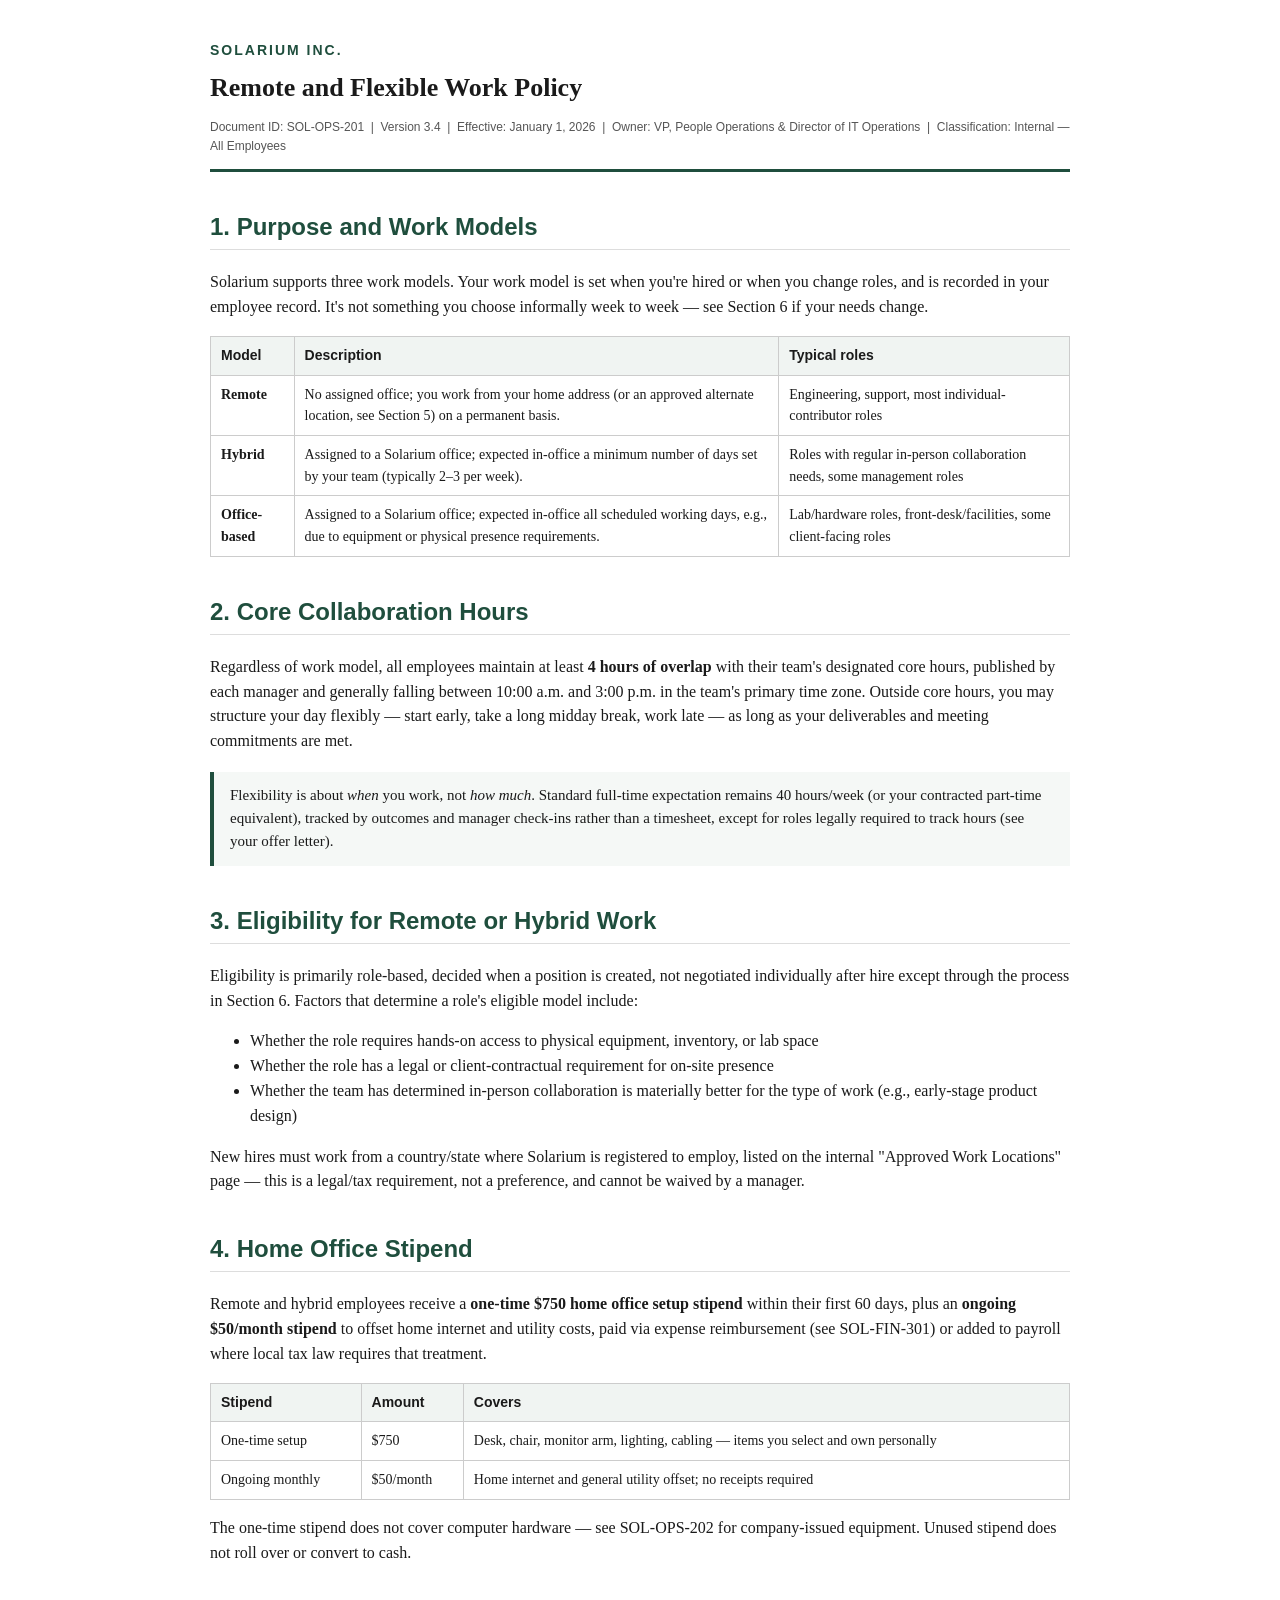
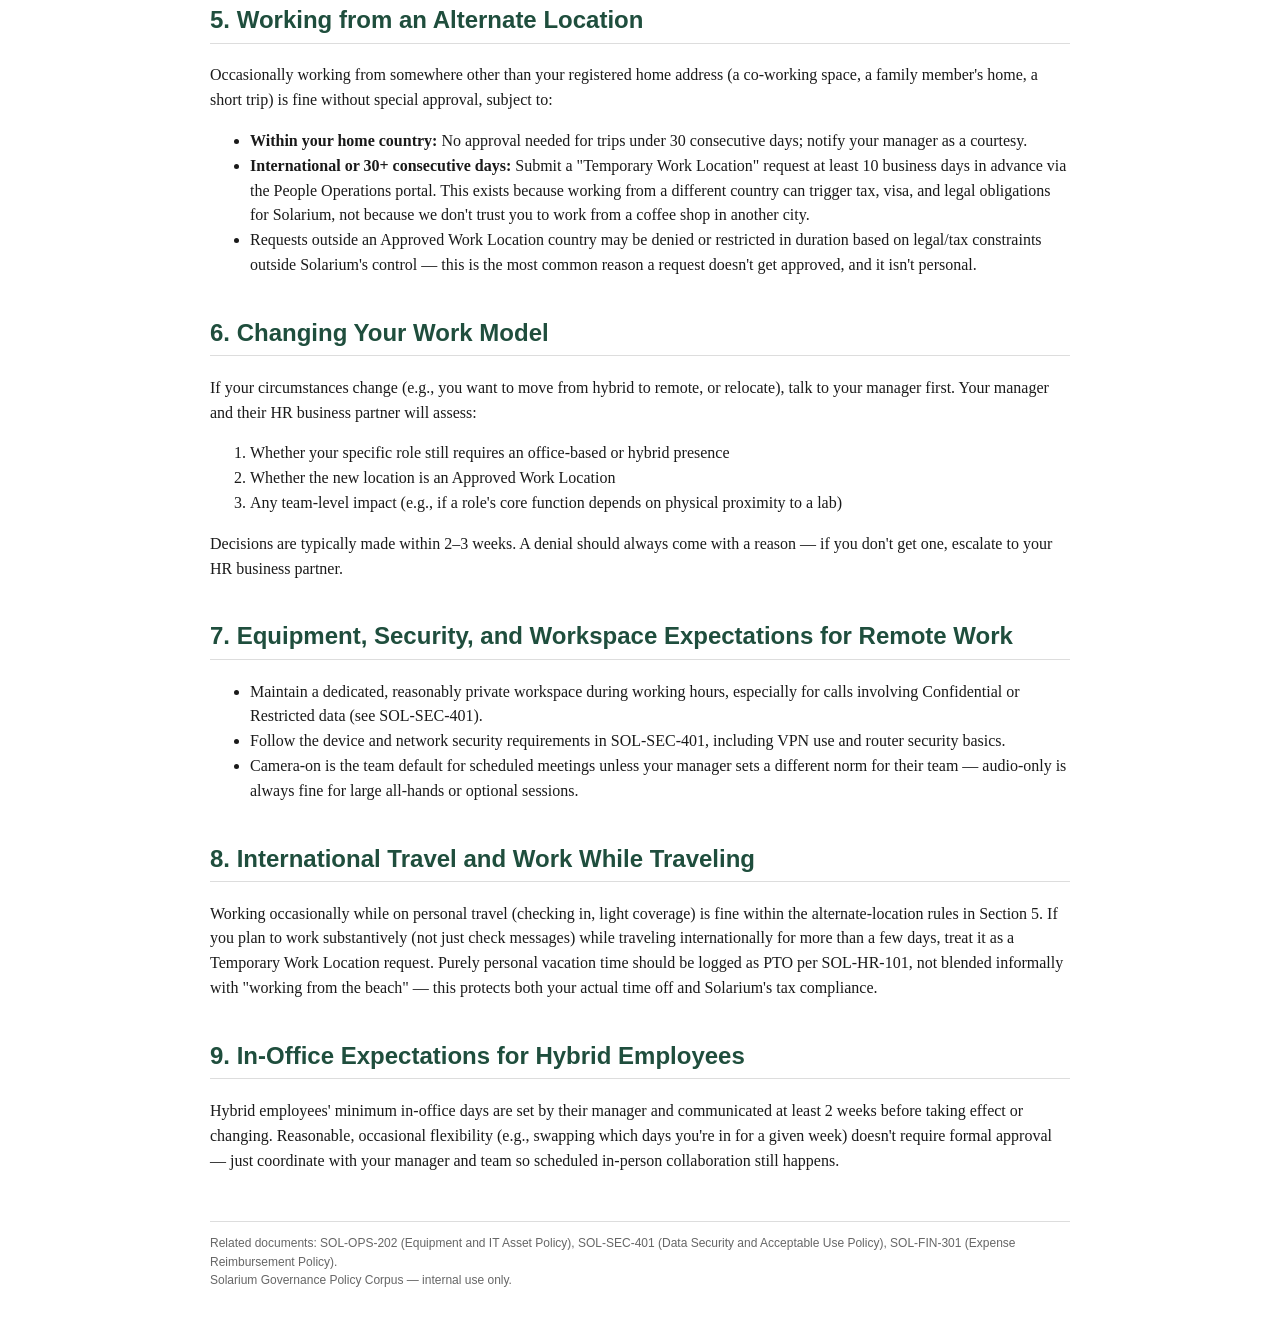
<file: policy_corpus/03-Remote-and-Flexible-Work-Policy.html>
<!DOCTYPE html>
<html lang="en">
<head>
<meta charset="UTF-8">
<title>SOL-OPS-201 — Remote and Flexible Work Policy</title>
<style>
  body { font-family: Georgia, 'Times New Roman', serif; max-width: 860px; margin: 40px auto; padding: 0 24px; color: #1a1a1a; line-height: 1.55; }
  header.doc-header { border-bottom: 3px solid #1f4e3d; padding-bottom: 14px; margin-bottom: 28px; }
  header.doc-header .company { font-family: Arial, sans-serif; font-weight: 700; letter-spacing: 2px; color: #1f4e3d; font-size: 14px; }
  header.doc-header h1 { font-size: 26px; margin: 6px 0 10px; }
  header.doc-header .meta { font-family: Arial, sans-serif; font-size: 12px; color: #555; }
  h2 { font-family: Arial, sans-serif; color: #1f4e3d; border-bottom: 1px solid #ddd; padding-bottom: 4px; margin-top: 36px; }
  h3 { font-family: Arial, sans-serif; color: #2c2c2c; margin-top: 22px; }
  table { border-collapse: collapse; width: 100%; margin: 14px 0; font-size: 14px; }
  th, td { border: 1px solid #ccc; padding: 8px 10px; text-align: left; vertical-align: top; }
  th { background: #f0f4f2; font-family: Arial, sans-serif; }
  .callout { background: #f5f8f6; border-left: 4px solid #1f4e3d; padding: 12px 16px; margin: 18px 0; font-size: 15px; }
  .footer { margin-top: 48px; border-top: 1px solid #ddd; padding-top: 12px; font-size: 12px; color: #666; font-family: Arial, sans-serif; }
  code { background: #f0f0f0; padding: 1px 5px; border-radius: 3px; font-size: 13px; }
</style>
</head>
<body>

<header class="doc-header">
  <div class="company">SOLARIUM INC.</div>
  <h1>Remote and Flexible Work Policy</h1>
  <div class="meta">Document ID: SOL-OPS-201 &nbsp;|&nbsp; Version 3.4 &nbsp;|&nbsp; Effective: January 1, 2026 &nbsp;|&nbsp; Owner: VP, People Operations &amp; Director of IT Operations &nbsp;|&nbsp; Classification: Internal — All Employees</div>
</header>

<h2>1. Purpose and Work Models</h2>
<p>Solarium supports three work models. Your work model is set when you're hired or when you change roles, and is recorded in your employee record. It's not something you choose informally week to week — see Section 6 if your needs change.</p>
<table>
<tr><th>Model</th><th>Description</th><th>Typical roles</th></tr>
<tr><td><strong>Remote</strong></td><td>No assigned office; you work from your home address (or an approved alternate location, see Section 5) on a permanent basis.</td><td>Engineering, support, most individual-contributor roles</td></tr>
<tr><td><strong>Hybrid</strong></td><td>Assigned to a Solarium office; expected in-office a minimum number of days set by your team (typically 2–3 per week).</td><td>Roles with regular in-person collaboration needs, some management roles</td></tr>
<tr><td><strong>Office-based</strong></td><td>Assigned to a Solarium office; expected in-office all scheduled working days, e.g., due to equipment or physical presence requirements.</td><td>Lab/hardware roles, front-desk/facilities, some client-facing roles</td></tr>
</table>

<h2>2. Core Collaboration Hours</h2>
<p>Regardless of work model, all employees maintain at least <strong>4 hours of overlap</strong> with their team's designated core hours, published by each manager and generally falling between 10:00 a.m. and 3:00 p.m. in the team's primary time zone. Outside core hours, you may structure your day flexibly — start early, take a long midday break, work late — as long as your deliverables and meeting commitments are met.</p>
<div class="callout">Flexibility is about <em>when</em> you work, not <em>how much</em>. Standard full-time expectation remains 40 hours/week (or your contracted part-time equivalent), tracked by outcomes and manager check-ins rather than a timesheet, except for roles legally required to track hours (see your offer letter).</div>

<h2>3. Eligibility for Remote or Hybrid Work</h2>
<p>Eligibility is primarily role-based, decided when a position is created, not negotiated individually after hire except through the process in Section 6. Factors that determine a role's eligible model include:</p>
<ul>
  <li>Whether the role requires hands-on access to physical equipment, inventory, or lab space</li>
  <li>Whether the role has a legal or client-contractual requirement for on-site presence</li>
  <li>Whether the team has determined in-person collaboration is materially better for the type of work (e.g., early-stage product design)</li>
</ul>
<p>New hires must work from a country/state where Solarium is registered to employ, listed on the internal "Approved Work Locations" page — this is a legal/tax requirement, not a preference, and cannot be waived by a manager.</p>

<h2>4. Home Office Stipend</h2>
<p>Remote and hybrid employees receive a <strong>one-time $750 home office setup stipend</strong> within their first 60 days, plus an <strong>ongoing $50/month stipend</strong> to offset home internet and utility costs, paid via expense reimbursement (see SOL-FIN-301) or added to payroll where local tax law requires that treatment.</p>
<table>
<tr><th>Stipend</th><th>Amount</th><th>Covers</th></tr>
<tr><td>One-time setup</td><td>$750</td><td>Desk, chair, monitor arm, lighting, cabling — items you select and own personally</td></tr>
<tr><td>Ongoing monthly</td><td>$50/month</td><td>Home internet and general utility offset; no receipts required</td></tr>
</table>
<p>The one-time stipend does not cover computer hardware — see SOL-OPS-202 for company-issued equipment. Unused stipend does not roll over or convert to cash.</p>

<h2>5. Working from an Alternate Location</h2>
<p>Occasionally working from somewhere other than your registered home address (a co-working space, a family member's home, a short trip) is fine without special approval, subject to:</p>
<ul>
  <li><strong>Within your home country:</strong> No approval needed for trips under 30 consecutive days; notify your manager as a courtesy.</li>
  <li><strong>International or 30+ consecutive days:</strong> Submit a "Temporary Work Location" request at least 10 business days in advance via the People Operations portal. This exists because working from a different country can trigger tax, visa, and legal obligations for Solarium, not because we don't trust you to work from a coffee shop in another city.</li>
  <li>Requests outside an Approved Work Location country may be denied or restricted in duration based on legal/tax constraints outside Solarium's control — this is the most common reason a request doesn't get approved, and it isn't personal.</li>
</ul>

<h2>6. Changing Your Work Model</h2>
<p>If your circumstances change (e.g., you want to move from hybrid to remote, or relocate), talk to your manager first. Your manager and their HR business partner will assess:</p>
<ol>
  <li>Whether your specific role still requires an office-based or hybrid presence</li>
  <li>Whether the new location is an Approved Work Location</li>
  <li>Any team-level impact (e.g., if a role's core function depends on physical proximity to a lab)</li>
</ol>
<p>Decisions are typically made within 2–3 weeks. A denial should always come with a reason — if you don't get one, escalate to your HR business partner.</p>

<h2>7. Equipment, Security, and Workspace Expectations for Remote Work</h2>
<ul>
  <li>Maintain a dedicated, reasonably private workspace during working hours, especially for calls involving Confidential or Restricted data (see SOL-SEC-401).</li>
  <li>Follow the device and network security requirements in SOL-SEC-401, including VPN use and router security basics.</li>
  <li>Camera-on is the team default for scheduled meetings unless your manager sets a different norm for their team — audio-only is always fine for large all-hands or optional sessions.</li>
</ul>

<h2>8. International Travel and Work While Traveling</h2>
<p>Working occasionally while on personal travel (checking in, light coverage) is fine within the alternate-location rules in Section 5. If you plan to work substantively (not just check messages) while traveling internationally for more than a few days, treat it as a Temporary Work Location request. Purely personal vacation time should be logged as PTO per SOL-HR-101, not blended informally with "working from the beach" — this protects both your actual time off and Solarium's tax compliance.</p>

<h2>9. In-Office Expectations for Hybrid Employees</h2>
<p>Hybrid employees' minimum in-office days are set by their manager and communicated at least 2 weeks before taking effect or changing. Reasonable, occasional flexibility (e.g., swapping which days you're in for a given week) doesn't require formal approval — just coordinate with your manager and team so scheduled in-person collaboration still happens.</p>

<div class="footer">
  Related documents: SOL-OPS-202 (Equipment and IT Asset Policy), SOL-SEC-401 (Data Security and Acceptable Use Policy), SOL-FIN-301 (Expense Reimbursement Policy).<br>
  Solarium Governance Policy Corpus — internal use only.
</div>

</body>
</html>
</file>
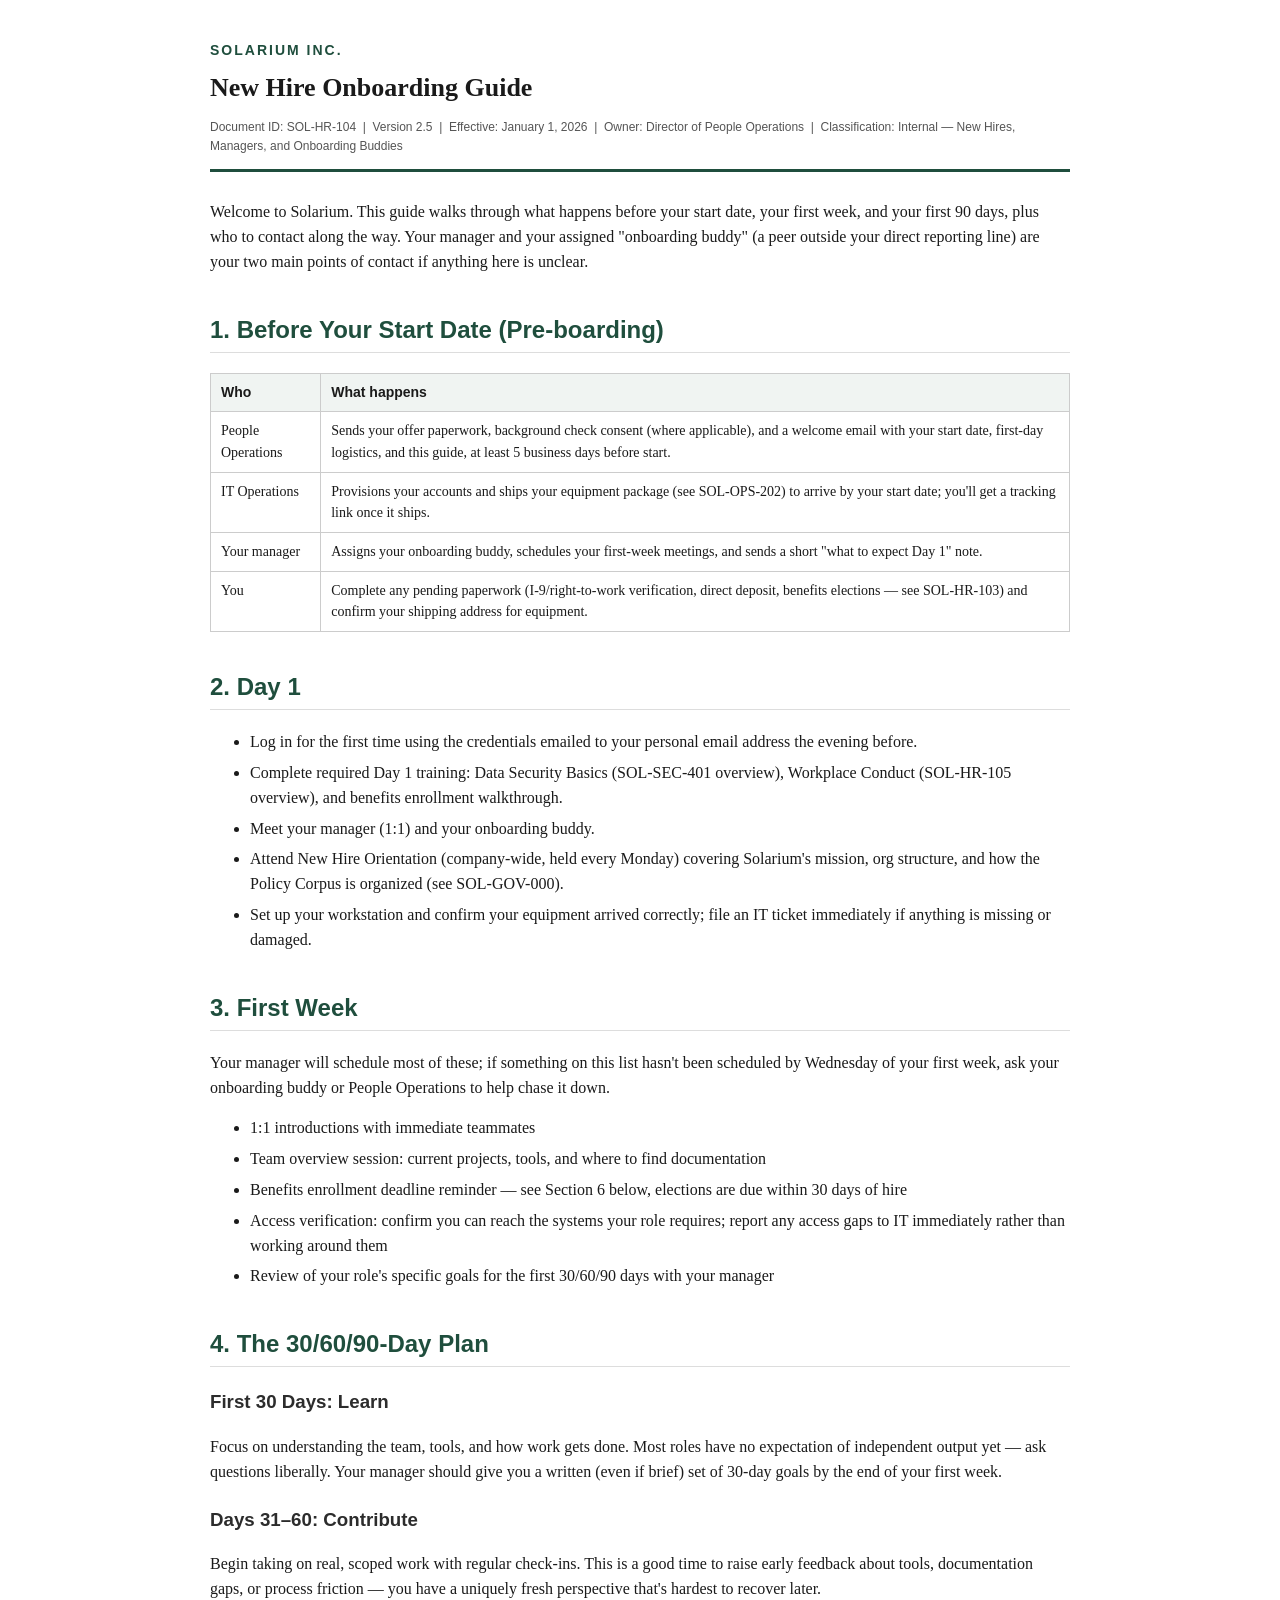
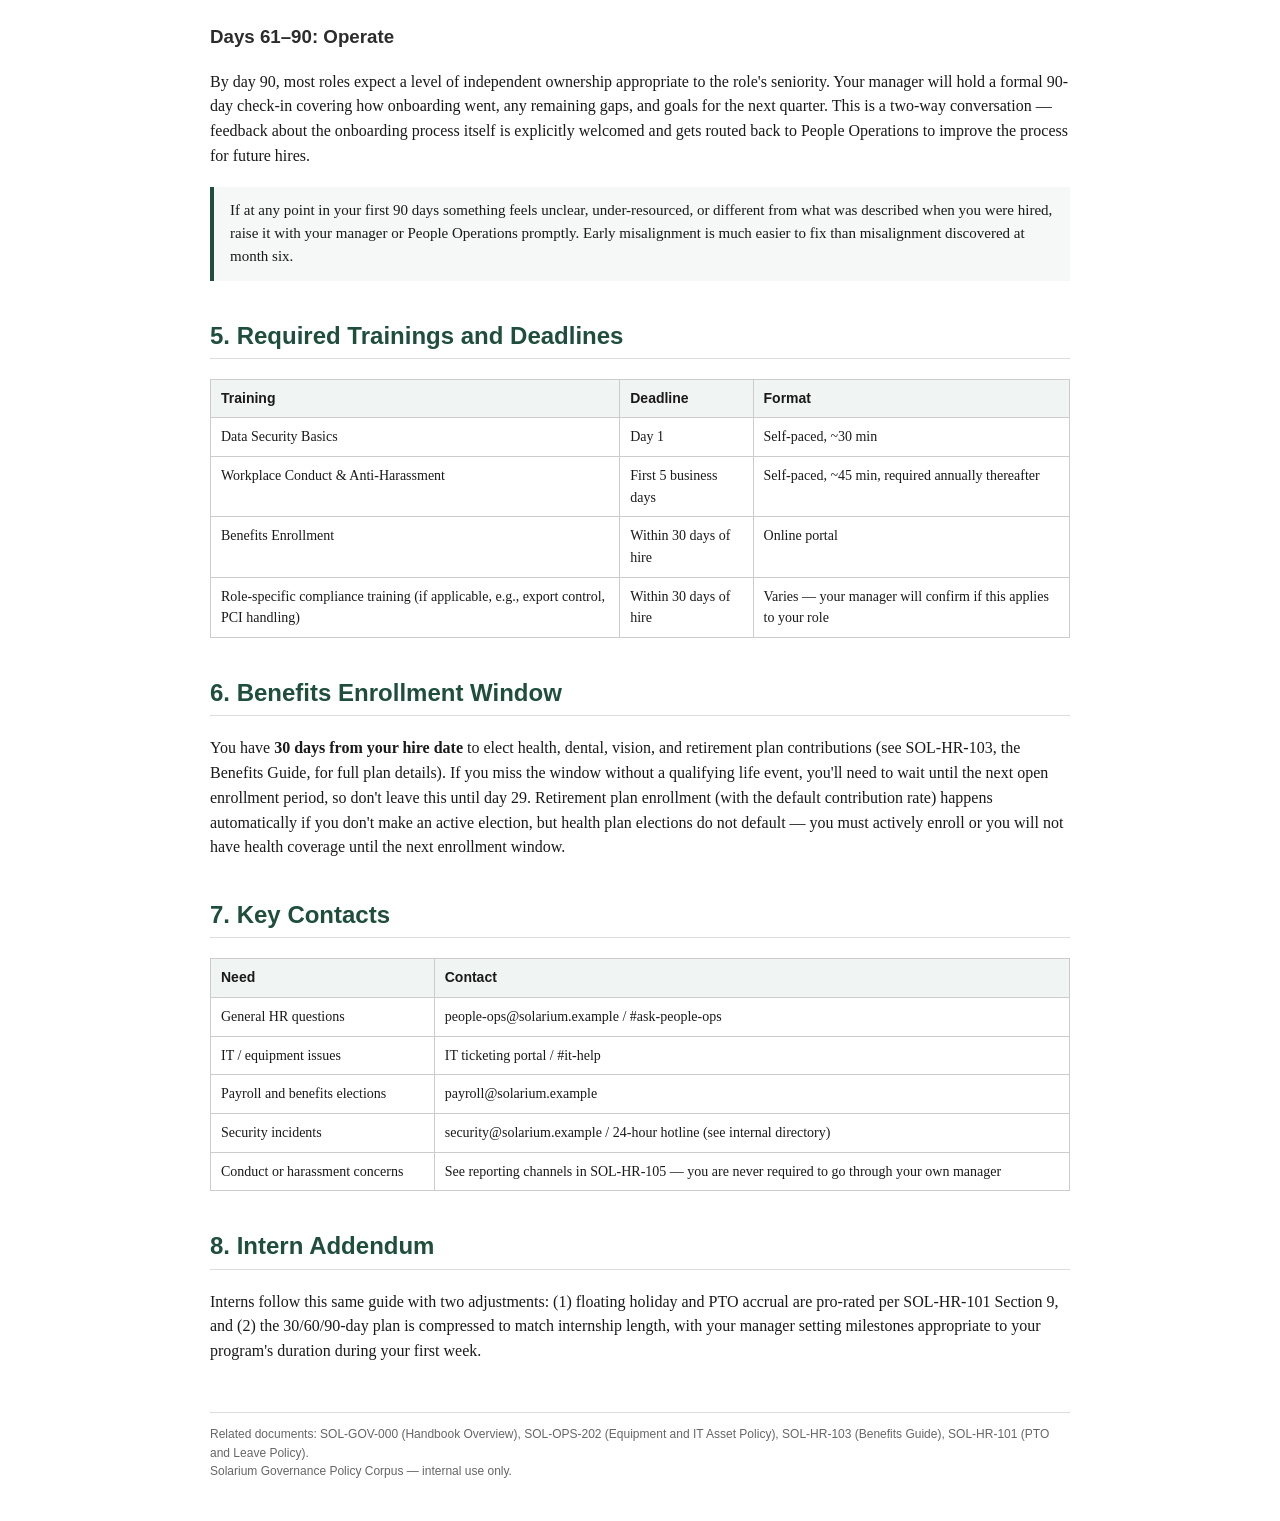
<file: policy_corpus/07-New-Hire-Onboarding-Guide.html>
<!DOCTYPE html>
<html lang="en">
<head>
<meta charset="UTF-8">
<title>SOL-HR-104 — New Hire Onboarding Guide</title>
<style>
  body { font-family: Georgia, 'Times New Roman', serif; max-width: 860px; margin: 40px auto; padding: 0 24px; color: #1a1a1a; line-height: 1.55; }
  header.doc-header { border-bottom: 3px solid #1f4e3d; padding-bottom: 14px; margin-bottom: 28px; }
  header.doc-header .company { font-family: Arial, sans-serif; font-weight: 700; letter-spacing: 2px; color: #1f4e3d; font-size: 14px; }
  header.doc-header h1 { font-size: 26px; margin: 6px 0 10px; }
  header.doc-header .meta { font-family: Arial, sans-serif; font-size: 12px; color: #555; }
  h2 { font-family: Arial, sans-serif; color: #1f4e3d; border-bottom: 1px solid #ddd; padding-bottom: 4px; margin-top: 36px; }
  h3 { font-family: Arial, sans-serif; color: #2c2c2c; margin-top: 20px; }
  table { border-collapse: collapse; width: 100%; margin: 14px 0; font-size: 14px; }
  th, td { border: 1px solid #ccc; padding: 8px 10px; text-align: left; vertical-align: top; }
  th { background: #f0f4f2; font-family: Arial, sans-serif; }
  .callout { background: #f5f8f6; border-left: 4px solid #1f4e3d; padding: 12px 16px; margin: 18px 0; font-size: 15px; }
  .checklist li { margin-bottom: 6px; }
  .footer { margin-top: 48px; border-top: 1px solid #ddd; padding-top: 12px; font-size: 12px; color: #666; font-family: Arial, sans-serif; }
</style>
</head>
<body>

<header class="doc-header">
  <div class="company">SOLARIUM INC.</div>
  <h1>New Hire Onboarding Guide</h1>
  <div class="meta">Document ID: SOL-HR-104 &nbsp;|&nbsp; Version 2.5 &nbsp;|&nbsp; Effective: January 1, 2026 &nbsp;|&nbsp; Owner: Director of People Operations &nbsp;|&nbsp; Classification: Internal — New Hires, Managers, and Onboarding Buddies</div>
</header>

<p>Welcome to Solarium. This guide walks through what happens before your start date, your first week, and your first 90 days, plus who to contact along the way. Your manager and your assigned "onboarding buddy" (a peer outside your direct reporting line) are your two main points of contact if anything here is unclear.</p>

<h2>1. Before Your Start Date (Pre-boarding)</h2>
<table>
<tr><th>Who</th><th>What happens</th></tr>
<tr><td>People Operations</td><td>Sends your offer paperwork, background check consent (where applicable), and a welcome email with your start date, first-day logistics, and this guide, at least 5 business days before start.</td></tr>
<tr><td>IT Operations</td><td>Provisions your accounts and ships your equipment package (see SOL-OPS-202) to arrive by your start date; you'll get a tracking link once it ships.</td></tr>
<tr><td>Your manager</td><td>Assigns your onboarding buddy, schedules your first-week meetings, and sends a short "what to expect Day 1" note.</td></tr>
<tr><td>You</td><td>Complete any pending paperwork (I-9/right-to-work verification, direct deposit, benefits elections — see SOL-HR-103) and confirm your shipping address for equipment.</td></tr>
</table>

<h2>2. Day 1</h2>
<ul class="checklist">
  <li>Log in for the first time using the credentials emailed to your personal email address the evening before.</li>
  <li>Complete required Day 1 training: Data Security Basics (SOL-SEC-401 overview), Workplace Conduct (SOL-HR-105 overview), and benefits enrollment walkthrough.</li>
  <li>Meet your manager (1:1) and your onboarding buddy.</li>
  <li>Attend New Hire Orientation (company-wide, held every Monday) covering Solarium's mission, org structure, and how the Policy Corpus is organized (see SOL-GOV-000).</li>
  <li>Set up your workstation and confirm your equipment arrived correctly; file an IT ticket immediately if anything is missing or damaged.</li>
</ul>

<h2>3. First Week</h2>
<p>Your manager will schedule most of these; if something on this list hasn't been scheduled by Wednesday of your first week, ask your onboarding buddy or People Operations to help chase it down.</p>
<ul class="checklist">
  <li>1:1 introductions with immediate teammates</li>
  <li>Team overview session: current projects, tools, and where to find documentation</li>
  <li>Benefits enrollment deadline reminder — see Section 6 below, elections are due within 30 days of hire</li>
  <li>Access verification: confirm you can reach the systems your role requires; report any access gaps to IT immediately rather than working around them</li>
  <li>Review of your role's specific goals for the first 30/60/90 days with your manager</li>
</ul>

<h2>4. The 30/60/90-Day Plan</h2>
<h3>First 30 Days: Learn</h3>
<p>Focus on understanding the team, tools, and how work gets done. Most roles have no expectation of independent output yet — ask questions liberally. Your manager should give you a written (even if brief) set of 30-day goals by the end of your first week.</p>

<h3>Days 31–60: Contribute</h3>
<p>Begin taking on real, scoped work with regular check-ins. This is a good time to raise early feedback about tools, documentation gaps, or process friction — you have a uniquely fresh perspective that's hardest to recover later.</p>

<h3>Days 61–90: Operate</h3>
<p>By day 90, most roles expect a level of independent ownership appropriate to the role's seniority. Your manager will hold a formal 90-day check-in covering how onboarding went, any remaining gaps, and goals for the next quarter. This is a two-way conversation — feedback about the onboarding process itself is explicitly welcomed and gets routed back to People Operations to improve the process for future hires.</p>

<div class="callout">If at any point in your first 90 days something feels unclear, under-resourced, or different from what was described when you were hired, raise it with your manager or People Operations promptly. Early misalignment is much easier to fix than misalignment discovered at month six.</div>

<h2>5. Required Trainings and Deadlines</h2>
<table>
<tr><th>Training</th><th>Deadline</th><th>Format</th></tr>
<tr><td>Data Security Basics</td><td>Day 1</td><td>Self-paced, ~30 min</td></tr>
<tr><td>Workplace Conduct &amp; Anti-Harassment</td><td>First 5 business days</td><td>Self-paced, ~45 min, required annually thereafter</td></tr>
<tr><td>Benefits Enrollment</td><td>Within 30 days of hire</td><td>Online portal</td></tr>
<tr><td>Role-specific compliance training (if applicable, e.g., export control, PCI handling)</td><td>Within 30 days of hire</td><td>Varies — your manager will confirm if this applies to your role</td></tr>
</table>

<h2>6. Benefits Enrollment Window</h2>
<p>You have <strong>30 days from your hire date</strong> to elect health, dental, vision, and retirement plan contributions (see SOL-HR-103, the Benefits Guide, for full plan details). If you miss the window without a qualifying life event, you'll need to wait until the next open enrollment period, so don't leave this until day 29. Retirement plan enrollment (with the default contribution rate) happens automatically if you don't make an active election, but health plan elections do not default — you must actively enroll or you will not have health coverage until the next enrollment window.</p>

<h2>7. Key Contacts</h2>
<table>
<tr><th>Need</th><th>Contact</th></tr>
<tr><td>General HR questions</td><td>people-ops@solarium.example / #ask-people-ops</td></tr>
<tr><td>IT / equipment issues</td><td>IT ticketing portal / #it-help</td></tr>
<tr><td>Payroll and benefits elections</td><td>payroll@solarium.example</td></tr>
<tr><td>Security incidents</td><td>security@solarium.example / 24-hour hotline (see internal directory)</td></tr>
<tr><td>Conduct or harassment concerns</td><td>See reporting channels in SOL-HR-105 — you are never required to go through your own manager</td></tr>
</table>

<h2>8. Intern Addendum</h2>
<p>Interns follow this same guide with two adjustments: (1) floating holiday and PTO accrual are pro-rated per SOL-HR-101 Section 9, and (2) the 30/60/90-day plan is compressed to match internship length, with your manager setting milestones appropriate to your program's duration during your first week.</p>

<div class="footer">
  Related documents: SOL-GOV-000 (Handbook Overview), SOL-OPS-202 (Equipment and IT Asset Policy), SOL-HR-103 (Benefits Guide), SOL-HR-101 (PTO and Leave Policy).<br>
  Solarium Governance Policy Corpus — internal use only.
</div>

</body>
</html>
</file>
